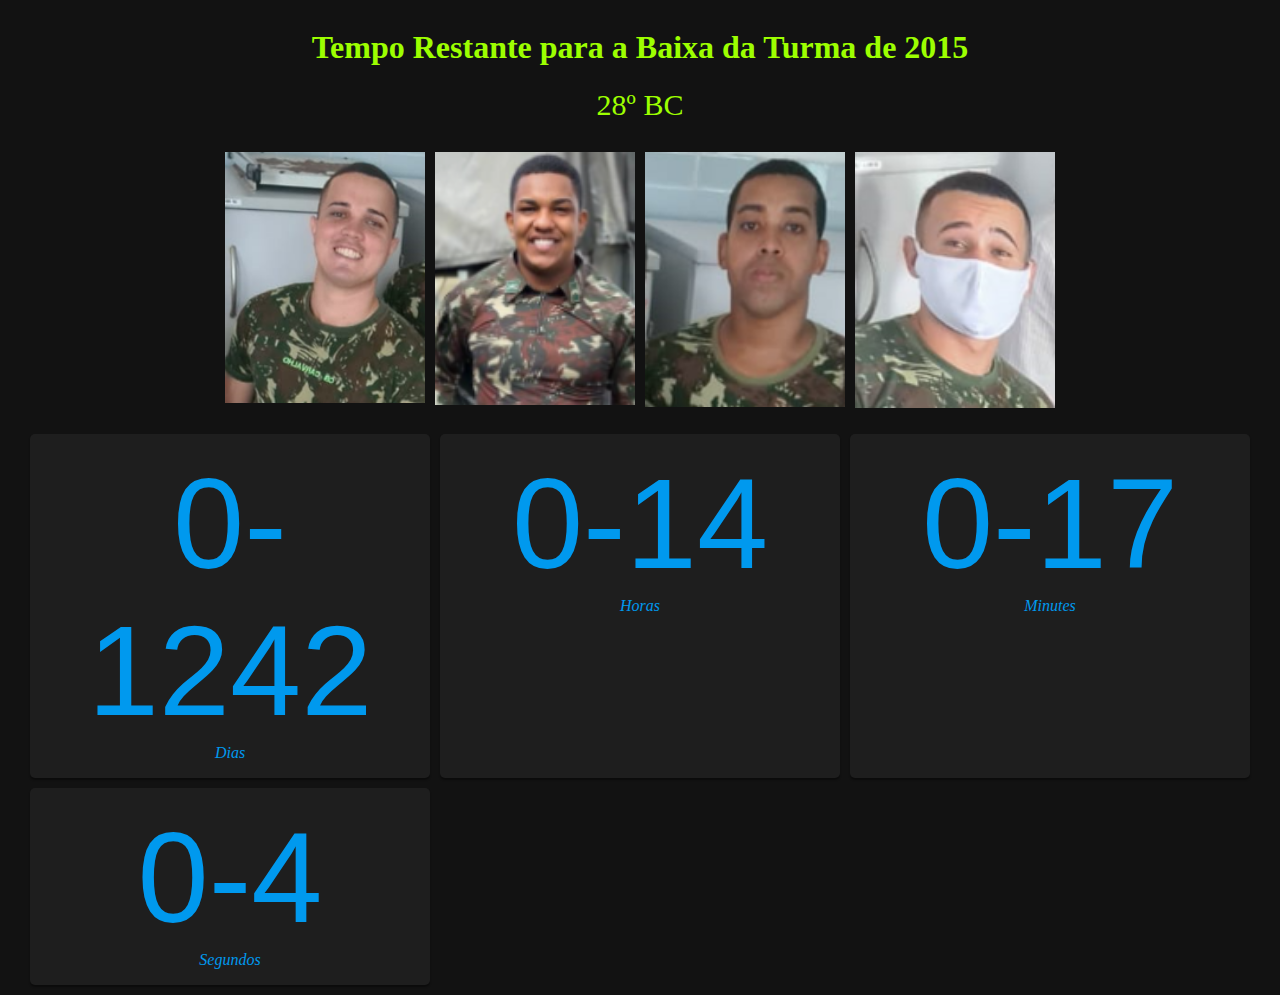
<file: index.html>
<!DOCTYPE html>
<html lang="en">
    <head>
        <meta charset="UTF-8" />
        <meta http-equiv="X-UA-Compatible" content="IE=edge" />
        <meta name="viewport" content="width=device-width, initial-scale=1.0" />
        <link rel="stylesheet" href="style.css" />
        <title>ContDown</title>
    </head>
    <body>
        <h1>Tempo Restante para a Baixa da Turma de 2015</h1>
        <p>28º BC</p>

        <section>
          <img src="assets/carvalho.png" alt="militar">
          <img src="assets/diasFilho.png" alt="militar">
          <img src="assets/santosFilho.png" alt="militar">
          <img src="assets/willames.png" alt="militar">

        </section>

        

        <ul class="countdown">
            <li>
                <span data-time></span>
                <div>Dias</div>
            </li>
            <li>
                <span data-time></span>
                <div>Horas</div>
            </li>
            <li>
                <span data-time></span>
                <div>Minutes</div>
            </li>
            <li>
                <span data-time></span>
                <div>Segundos</div>
            </li>
        </ul>

        <script type="module" src="./script.js"></script>
    </body>
</html>
</file>
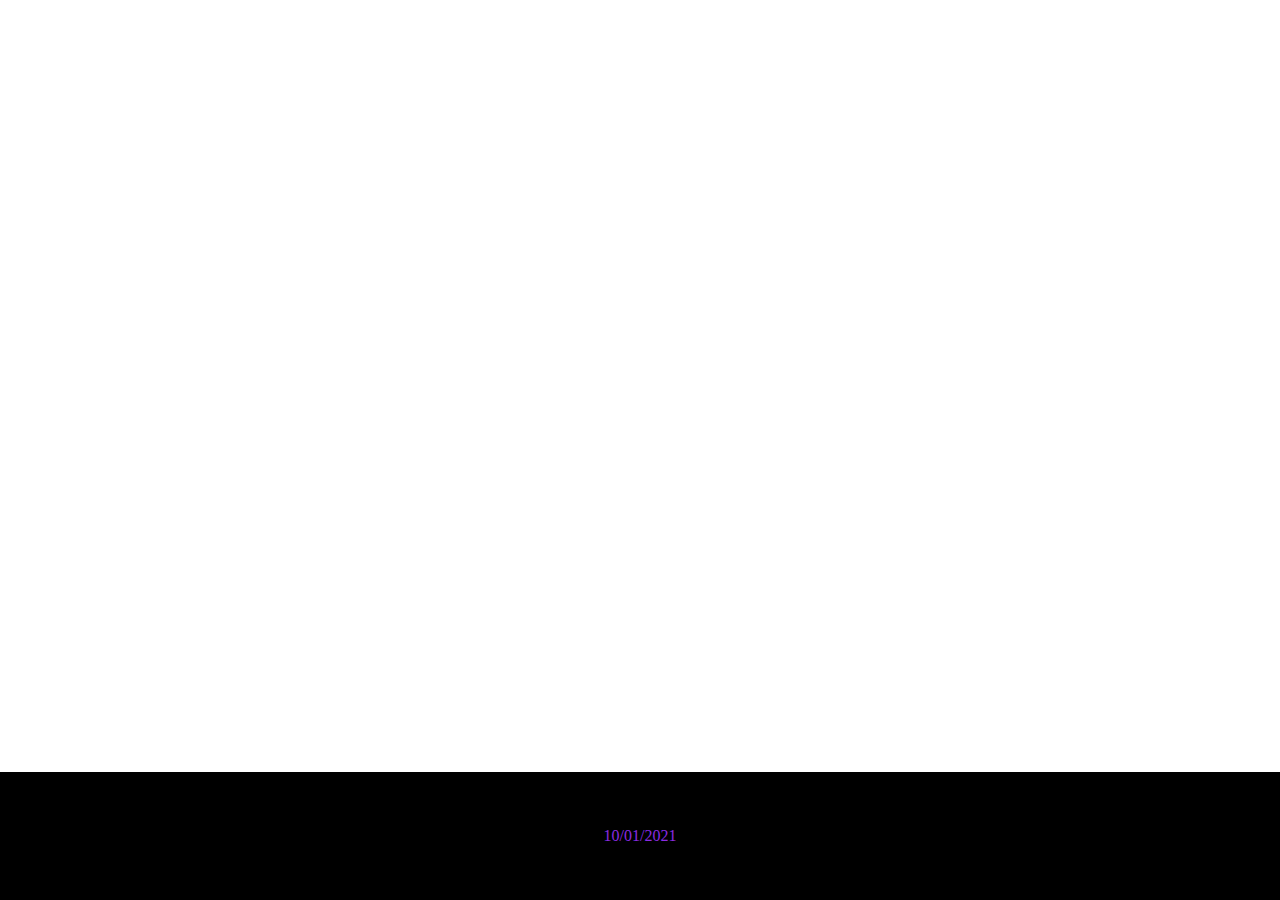
<file: desafioFooter.html>
<!DOCTYPE html>
<html lang="en">
<head>
  <meta charset="UTF-8">
  <meta http-equiv="X-UA-Compatible" content="IE=edge">
  <meta name="viewport" content="width=device-width, initial-scale=1.0">
  <link rel="stylesheet" href="desafioFooter.css">
  <title>Quinto Desafio - FOOTER</title>
</head>
<body>

  <footer>
    
      10/01/2021
    
  </footer>
  
</body>
</html>
</file>
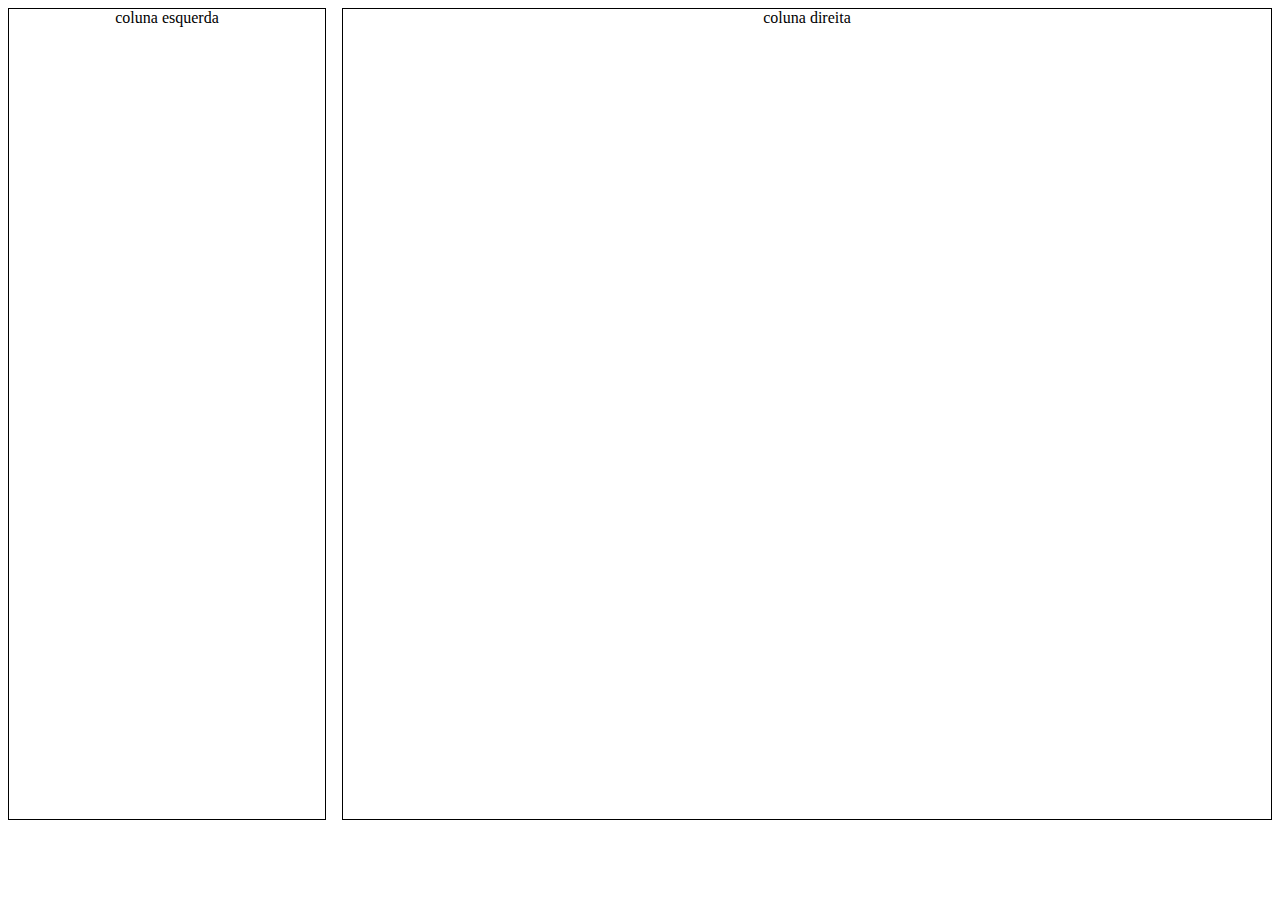
<file: desafioQuadro.html>
<!DOCTYPE html>
<html lang="en">
<head>
  <meta charset="UTF-8">
  <meta http-equiv="X-UA-Compatible" content="IE=edge">
  <meta name="viewport" content="width=device-width, initial-scale=1.0">
  <link rel="stylesheet" href="style1.css">
  <title>Segundo Desafio - Dois Quadrados</title>
</head>
<body>
  <div class="container">
    <aside>coluna esquerda</aside>
    <main>coluna direita</main>
  </div>
    
</body>
</html>
</file>
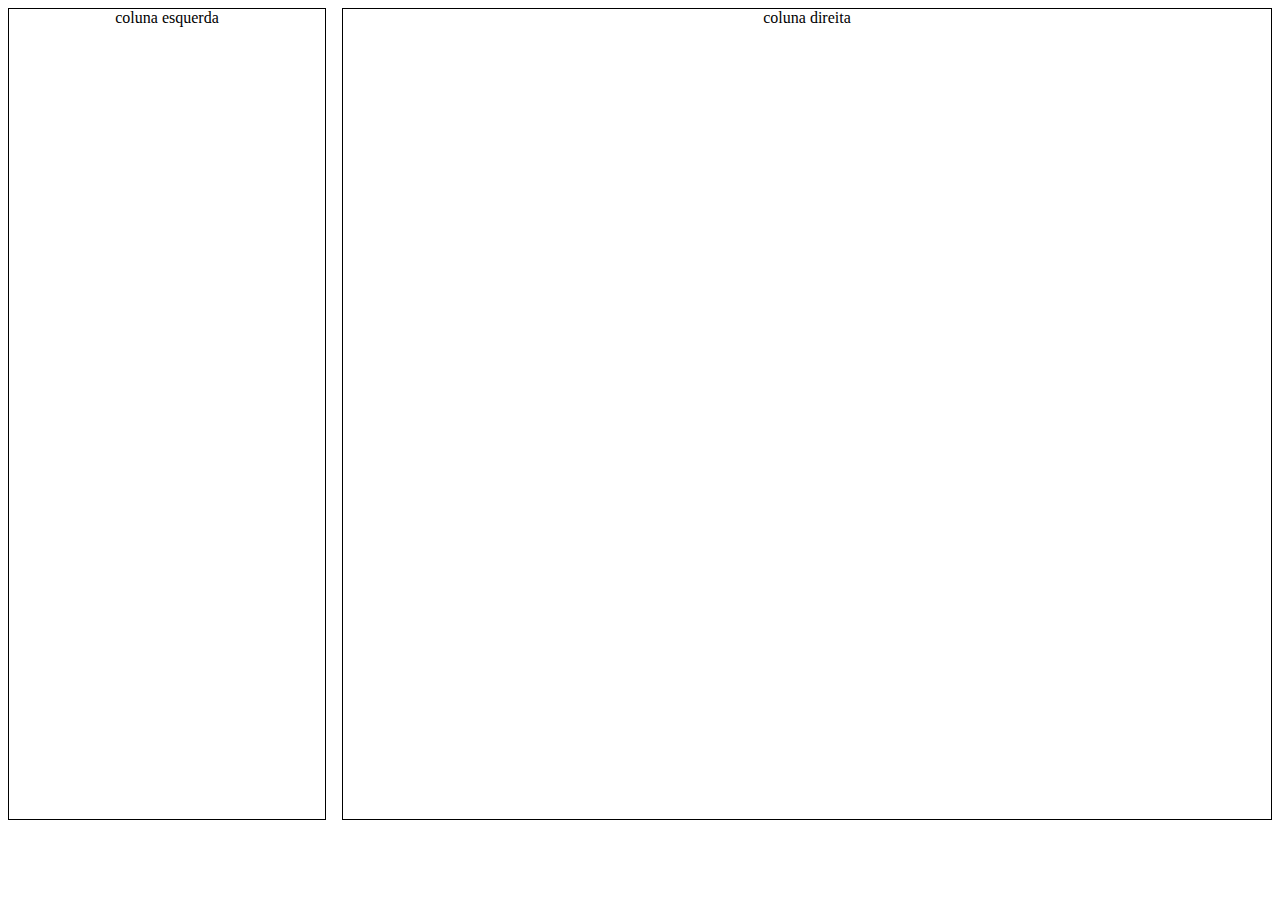
<file: index1.html>
<!DOCTYPE html>
<html lang="en">
<head>
  <meta charset="UTF-8">
  <meta http-equiv="X-UA-Compatible" content="IE=edge">
  <meta name="viewport" content="width=device-width, initial-scale=1.0">
  <link rel="stylesheet" href="style1.css">
  <title>Segundo Desafio</title>
</head>
<body>
  <div class="container">
    <aside>coluna esquerda</aside>
    <main>coluna direita</main>
  </div>
    
</body>
</html>
</file>
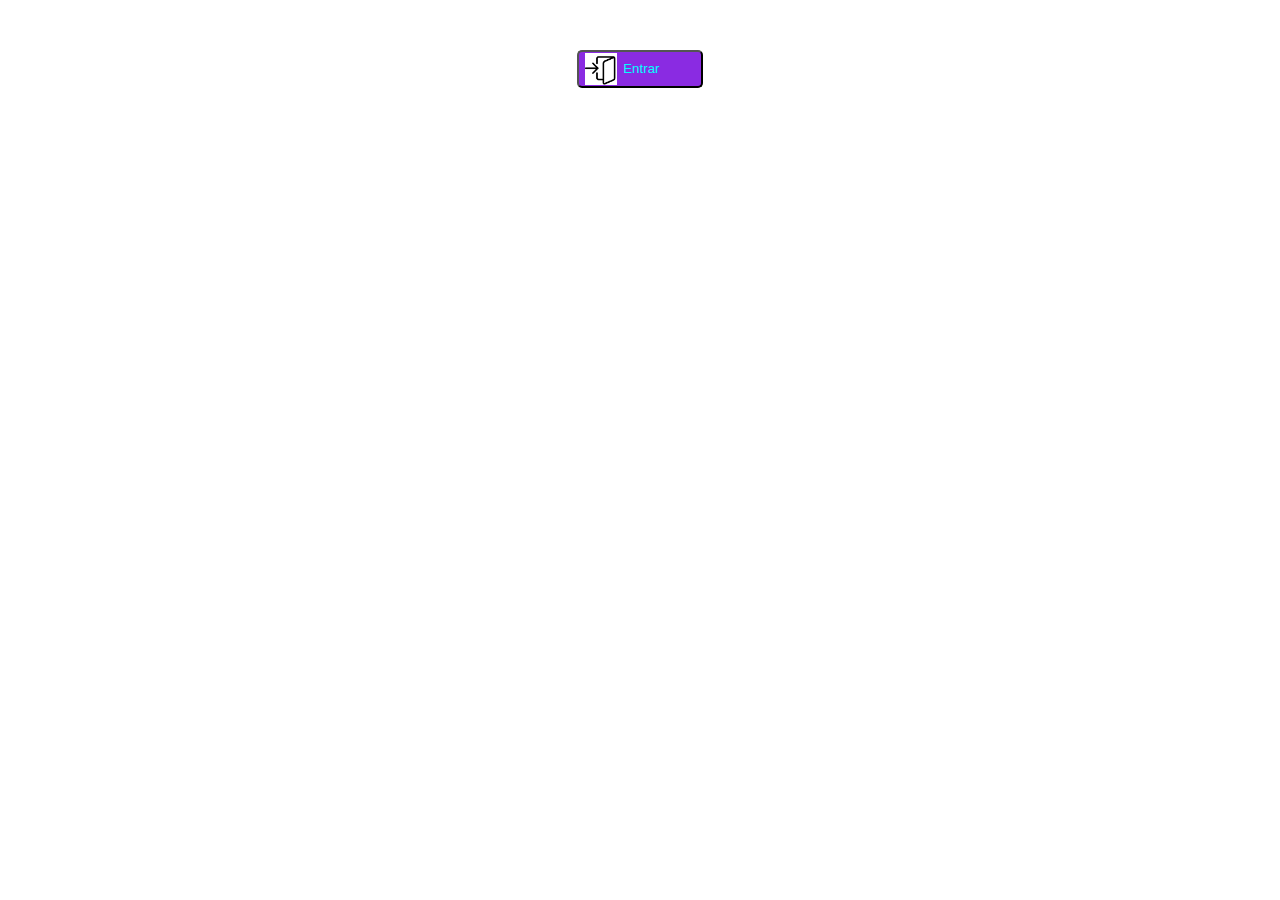
<file: index4.html>
<!DOCTYPE html>
<html lang="en">
    <head>
        <meta charset="UTF-8" />
        <meta http-equiv="X-UA-Compatible" content="IE=edge" />
        <meta name="viewport" content="width=device-width, initial-scale=1.0" />
        <link rel="stylesheet" href="style4.css" />
        <title>Quarto Desafio - Botão com img</title>
    </head>
    <body>
      <button><img src="[data-uri]" alt="">Entrar</button>
      
    </body>
</html>
</file>
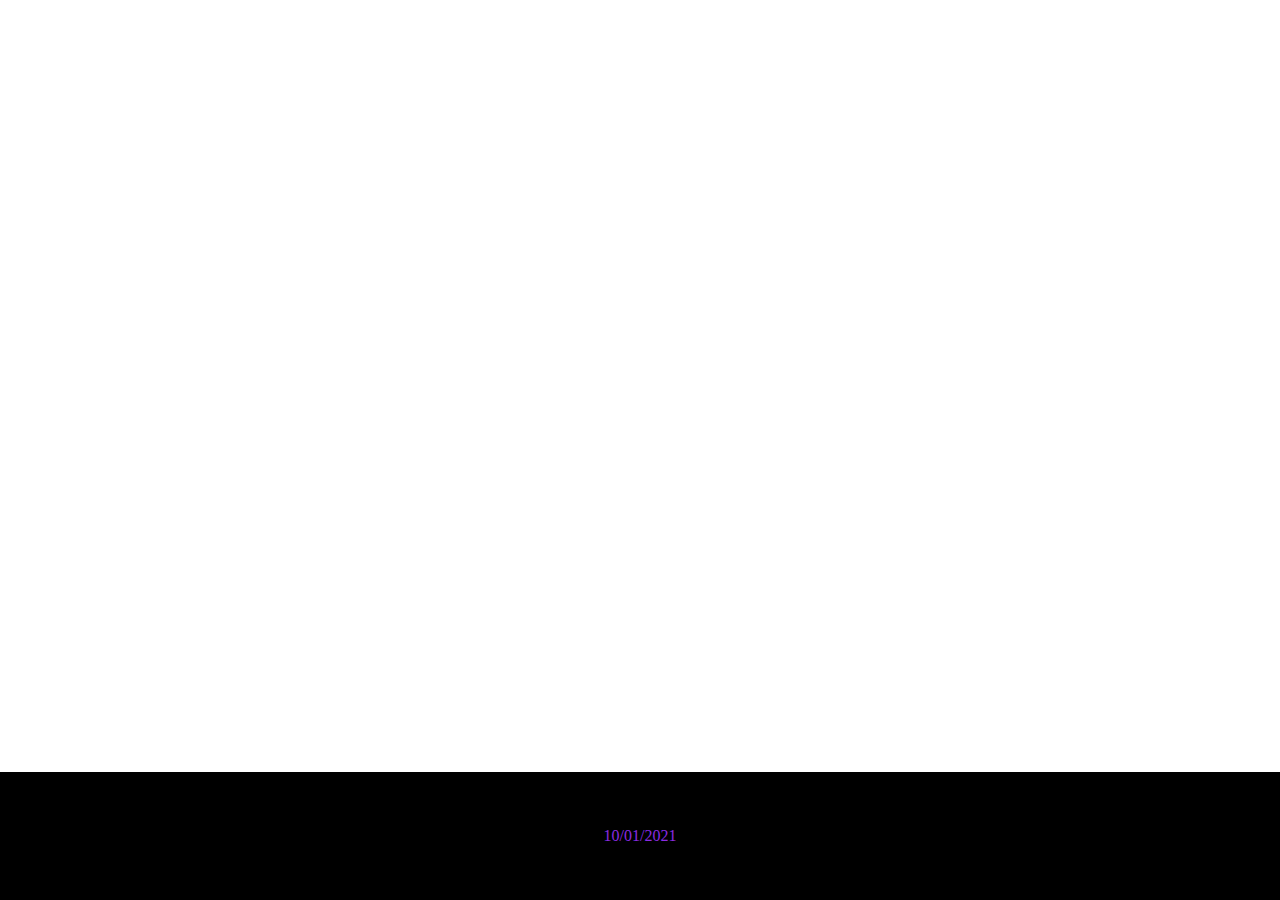
<file: index5.html>
<!DOCTYPE html>
<html lang="en">
<head>
  <meta charset="UTF-8">
  <meta http-equiv="X-UA-Compatible" content="IE=edge">
  <meta name="viewport" content="width=device-width, initial-scale=1.0">
  <link rel="stylesheet" href="style5.css">
  <title>Quinto Desafio - FOOTER</title>
</head>
<body>

  <footer>
    
      10/01/2021
    
  </footer>
  
</body>
</html>
</file>
<file: style.css>
/* * {
  margin: 0px;
  padding: 0px
} */

body {
  height: 90vh;
  background: #121212;
  display: grid;
  align-items: center;

}

h1, p { 
  color: rgb(157, 255, 0);
  text-align: center;
}

p {
  font-size: 30px;
  margin-top: 0;
}

section {
  display: grid;
  grid-auto-flow: column;
  justify-content: center;
  gap: 10px;
  
}

img{
  width: 200px;
}

li {
  list-style: none;
}

.countdown {
  display: grid;
  grid-template-columns: repeat(auto-fit, minmax(200px, 400px));
  justify-content: center;
  gap: 10px;
  padding: 10px;
}

.countdown li {
  font-family: Georgia, 'Times New Roman', Times, serif;
  font-style: italic;
  padding: 1rem;
  color: #09e;
  background: #1e1e1e;
  border-radius: 5px;
  box-shadow: 0 2px 2px rgba(0,0,0,0.4);
  text-align: center;
}

.countdown li span {
  font-family: Arial, Helvetica, sans-serif;
  font-style: normal;
  font-size: 8rem;
}
</file>
<file: desafioFooter.css>
*{
  margin: 0;
}

body {
  height: 100vh;
  display: flex;
}

footer {
  margin-top: auto;

  background: black;
  color: blueviolet;

  height: 8rem;
  flex: 1;

  display: flex;
  align-items: center;
  justify-content: center;

}
</file>
<file: style1.css>
.container {
    display: flex;
    gap: 1rem;
    
}
aside,main {
    border: 1px solid;
    height: 90vh;
    text-align: center;
   
}

aside {
  flex-basis: 25%;
  
}

main{
  flex: 1;
}
</file>
<file: style4.css>
body {
  display: flex;
  justify-content: center;
  margin-top: 50px;
}


button {
  background: blueviolet;
  display: flex;
  width: 10%;
  align-items: center;
  text-align: center;
  gap: 0.4rem;
  border-radius: 5px;
  color: aqua;
  line-height: 0;
}

button img {
  height: 2rem;
  width: 2rem
  
}
</file>
<file: style5.css>
*{
  margin: 0;
}

body {
  height: 100vh;
  display: flex;
}

footer {
  margin-top: auto;

  background: black;
  color: blueviolet;

  height: 8rem;
  flex: 1;

  display: flex;
  align-items: center;
  justify-content: center;

}
</file>
